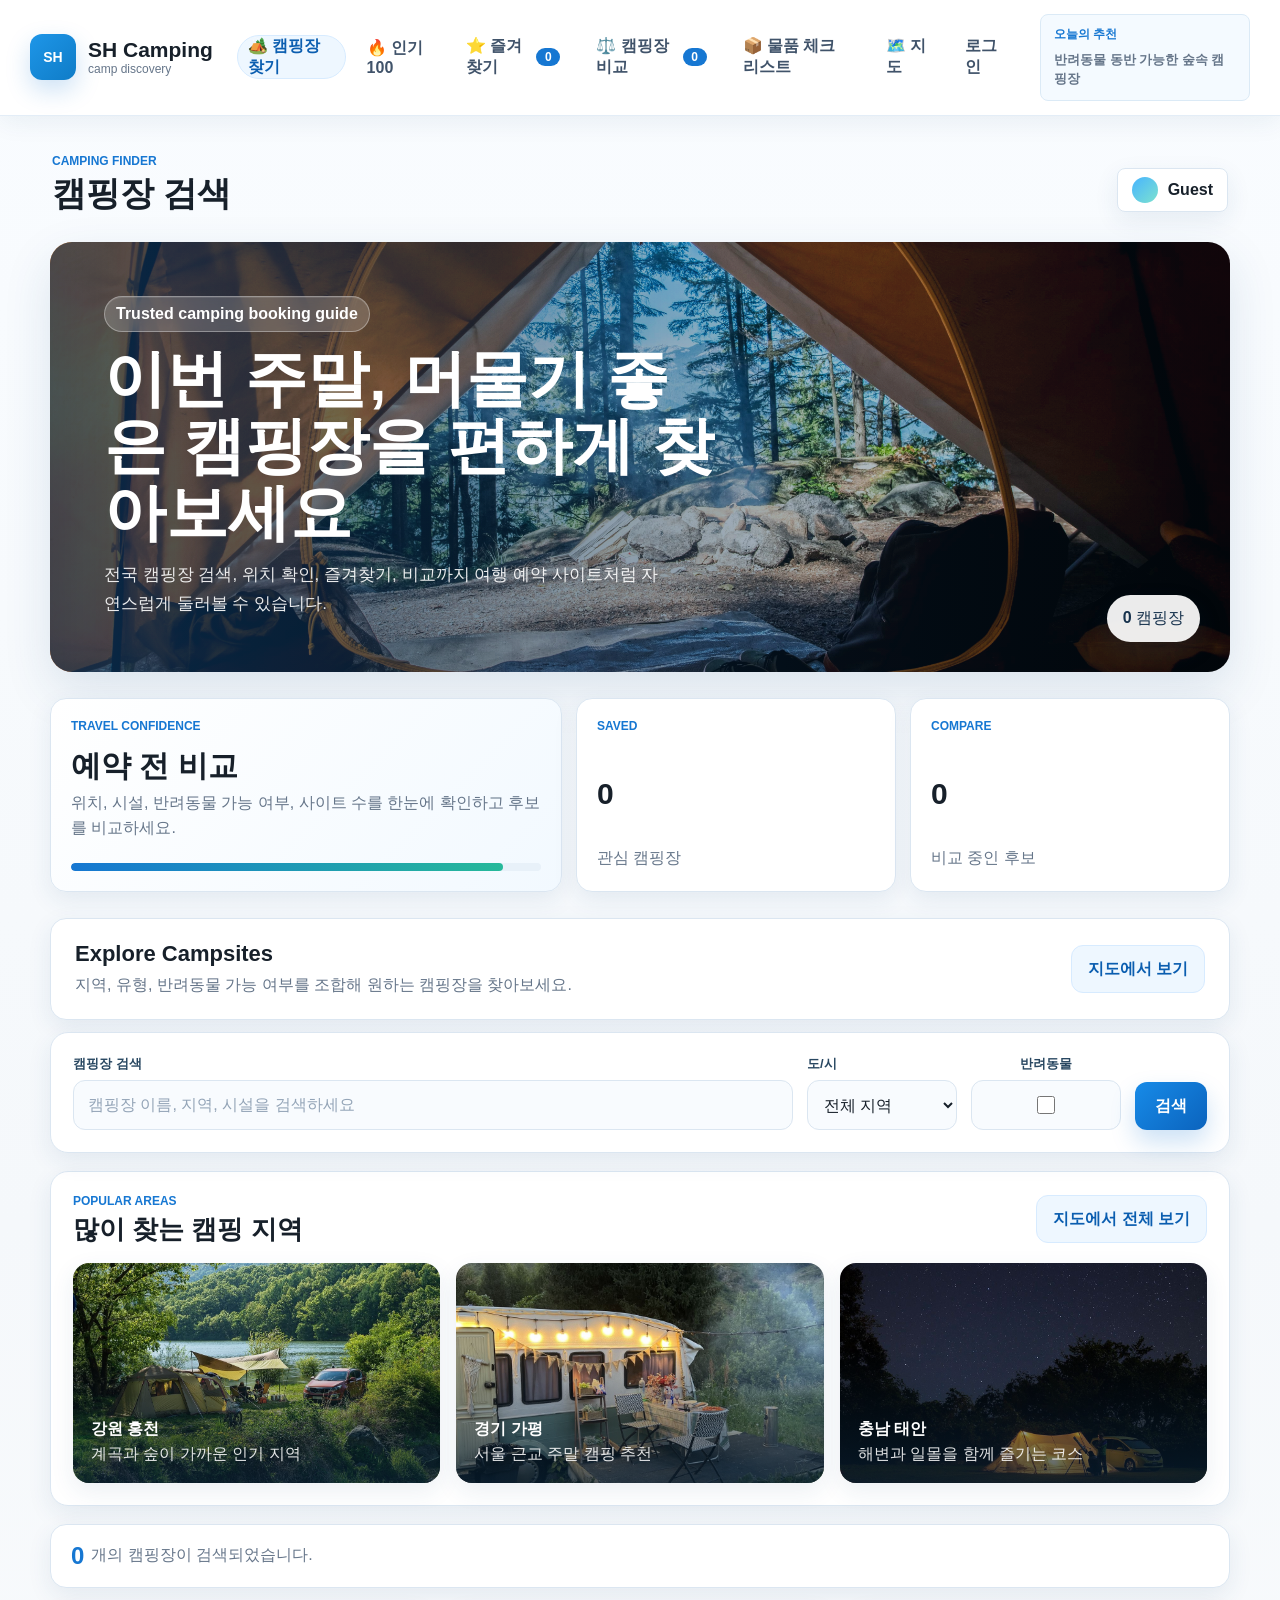
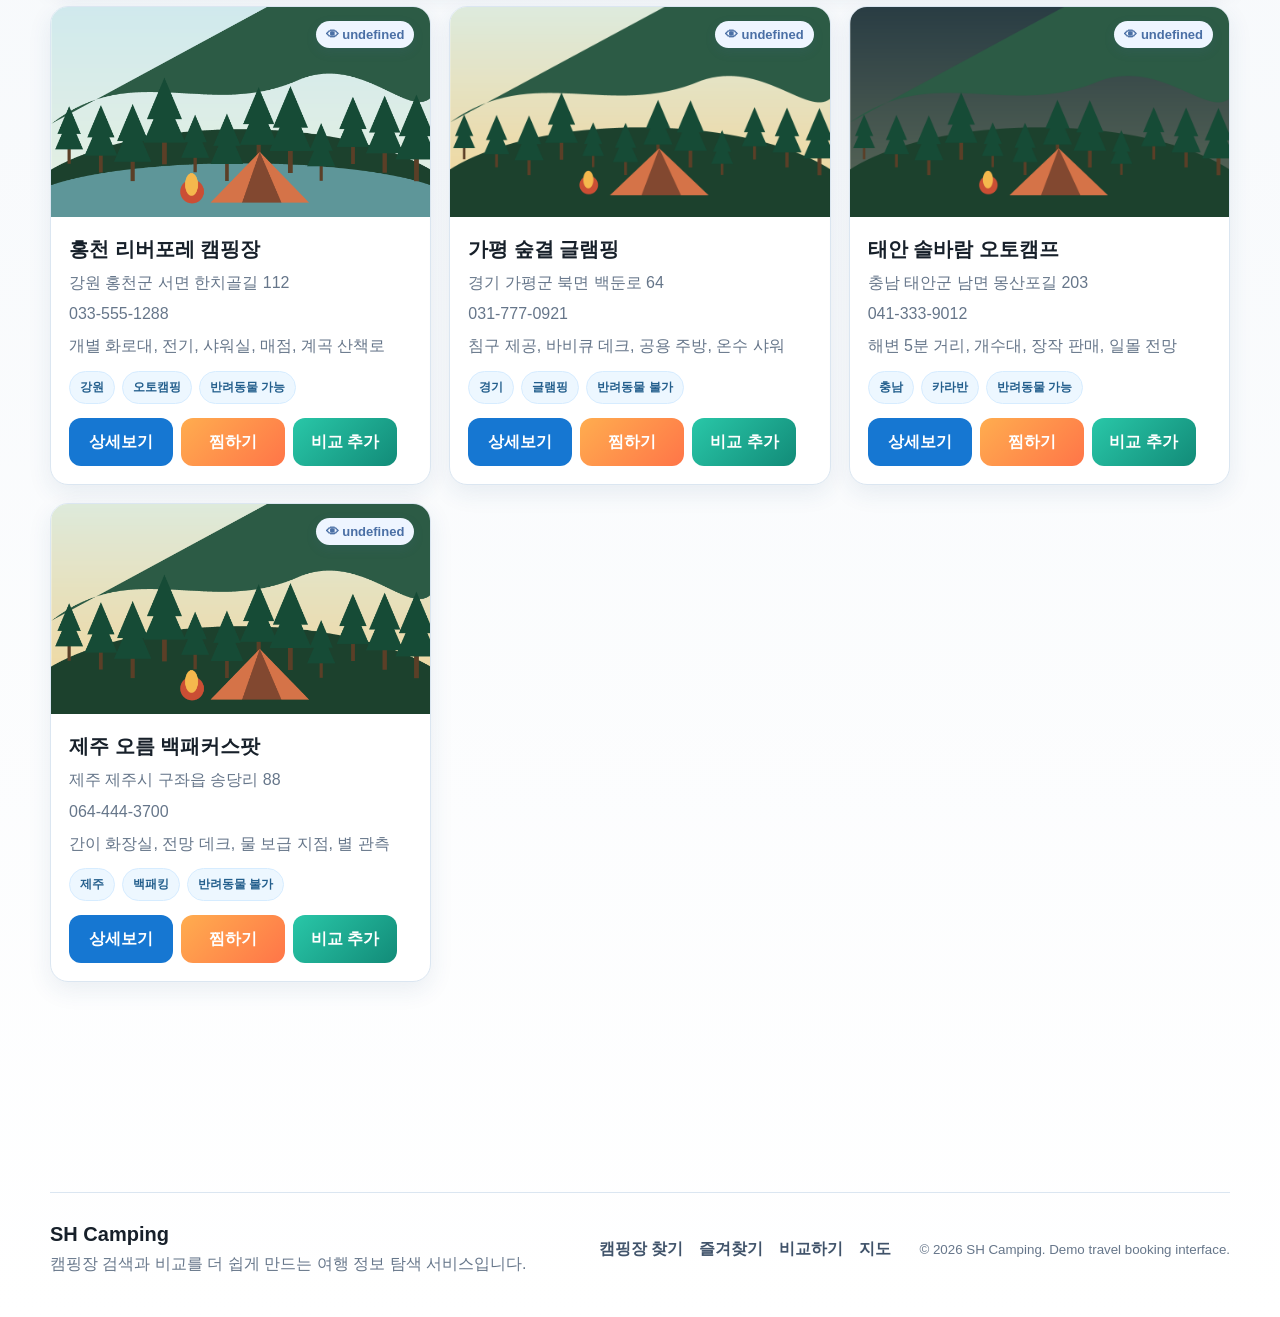
<file: Client/index.html>
<!doctype html>
<html lang="ko">
  <head>
    <meta charset="UTF-8" />
    <meta name="viewport" content="width=device-width, initial-scale=1.0" />
    <title>SH Camping | 캠핑 정보 탐색</title>
    <link rel="stylesheet" href="styles.css" />
  </head>
  <body>
    <div class="app">
      <aside class="sidebar" aria-label="주요 메뉴">
        <a class="brand" href="#" data-view="search" aria-label="SH Camping 홈">
          <span class="brand-mark">SH</span>
          <div>
            <strong>SH Camping</strong>
            <small>camp discovery</small>
          </div>
        </a>

        <nav class="nav">
          <button class="active" type="button" data-view="search">
            🏕️ 캠핑장 찾기
          </button>
          <button class="nav-button" type="button" data-view="popular">
           🔥 인기100
          </button>
          <button type="button" data-view="favorite">
           ⭐️ 즐겨찾기
            <b id="favoriteCount">0</b>
          </button>
          <button type="button" data-view="compare">
            ⚖️ 캠핑장 비교
            <b id="compareCount">0</b>
          </button>
          <button type="button" data-view="checklist">
           📦 물품 체크리스트
          </button>
          <button type="button" data-view="map">
           🗺️ 지도
          </button>
          <button type="button" data-view="login">
            <em id="loginMenuText">로그인</em>
          </button>
        </nav>

        <div class="sidebar-note">
          <p>오늘의 추천</p>
          <strong>반려동물 동반 가능한 숲속 캠핑장</strong>
        </div>
      </aside>
      
      <main class="main">
        <header class="topbar">
          <div>
            <p class="eyebrow" id="pageEyebrow">Camping Finder</p>
            <h1 id="pageTitle">캠핑장 검색</h1>
          </div>
          <div class="user-chip" id="userChip">
            <span></span>
            <strong>Guest</strong>
          </div>
        </header>

        <section class="hero main-only">
          <img src="assets/camp-hero.jpg" alt="산과 숲이 있는 캠핑 풍경" />
          <div class="hero-copy">
            <p>Trusted camping booking guide</p>
            <h2>이번 주말, 머물기 좋은 캠핑장을 편하게 찾아보세요</h2>
            <span>전국 캠핑장 검색, 위치 확인, 즐겨찾기, 비교까지 여행 예약 사이트처럼 자연스럽게 둘러볼 수 있습니다.</span>
          </div>
          <div class="hero-stats" aria-label="요약 통계">
            <span><strong id="totalCampCount">0</strong> 캠핑장</span>
          </div>
        </section>

        <section class="dashboard-grid booking-highlights main-only" aria-label="서비스 요약">
          <article class="dashboard-card wide">
            <span class="card-kicker">Travel Confidence</span>
            <strong>예약 전 비교</strong>
            <p>위치, 시설, 반려동물 가능 여부, 사이트 수를 한눈에 확인하고 후보를 비교하세요.</p>
            <div class="progress-track"><span style="width: 92%"></span></div>
          </article>
          <article class="dashboard-card">
            <span class="card-kicker">Saved</span>
            <strong id="dashboardFavoriteCount">0</strong>
            <p>관심 캠핑장</p>
          </article>
          <article class="dashboard-card">
            <span class="card-kicker">Compare</span>
            <strong id="dashboardCompareCount">0</strong>
            <p>비교 중인 후보</p>
          </article>
        </section>

        <section class="view active" id="searchView">

          <div class="intro-strip">
            <div>
              <strong>Explore Campsites</strong>
              <span>지역, 유형, 반려동물 가능 여부를 조합해 원하는 캠핑장을 찾아보세요.</span>
            </div>
            <button class="soft-button" type="button" data-view="map">지도에서 보기</button>
          </div>

          <form class="search-panel" id="searchForm" autocomplete="off">

            <label class="keyword-field">

              <span>캠핑장 검색</span>

              <input
                id="keywordInput"
                type="search"
                name="campSearchKeyword"
                placeholder="캠핑장 이름, 지역, 시설을 검색하세요"
                autocomplete="off"
              />

              <div class="recent-search-box hidden" id="recentSearchBox">

                <div class="recent-search-head">

                  <strong>최근 검색 기록</strong>

                  <button
                    type="button"
                    id="clearRecentSearches">
                    전체 삭제
                  </button>

                </div>

                <div
                  class="recent-search-list"
                  id="recentSearchList">
                </div>

              </div>

            </label>
            
            <label>
              <span>도/시</span>
              <select id="regionSelect">
                <option value="">전체 지역</option>
                <option>서울</option>
                <option>부산</option>
                <option>대구</option>
                <option>인천</option>
                <option>광주</option>
                <option>대전</option>
                <option>울산</option>
                <option>세종</option>
                <option>경기도</option>
                <option>충청북도</option>
                <option>충청남도</option>
                <option>경상북도</option>
                <option>경상남도</option>
                <option>전라남도</option>
                <option>제주도</option>
                <option>강원도</option>
                <option>전북</option>
              </select>
            </label>

            <label class="pet-field">
              <span>반려동물</span>
              <div class="pet-check-box">
                <input id="petOnly" type="checkbox" />
              </div>
            </label>

            <button class="primary-button" type="submit">검색</button>
          </form>

          
          <section class="destination-section" aria-label="인기 여행지">
            <div class="section-heading">
              <div>
                <p class="eyebrow">Popular Areas</p>
                <h2>많이 찾는 캠핑 지역</h2>
              </div>
              <button class="soft-button" type="button" data-view="map">지도에서 전체 보기</button>
            </div>
            <div class="destination-grid">
              <article>
                <img src="assets/camp-lake.jpg" alt="홍천 리버뷰 캠핑장" />
                <div><strong>강원 홍천</strong><span>계곡과 숲이 가까운 인기 지역</span></div>
              </article>
              <article>
                <img src="assets/camp-feed.jpg" alt="가평 숲속 캠핑장" />
                <div><strong>경기 가평</strong><span>서울 근교 주말 캠핑 추천</span></div>
              </article>
              <article>
                <img src="assets/camp-gear.jpg" alt="태안 바다 캠핑장" />
                <div><strong>충남 태안</strong><span>해변과 일몰을 함께 즐기는 코스</span></div>
              </article>
            </div>
          </section>

          <div class="result-bar">
            <strong id="resultCount">0</strong>
            <span>개의 캠핑장이 검색되었습니다.</span>
          </div>

          <section class="camp-list" id="campList"></section>

          <div
            class="pagination"
            id="pagination">
          </div>
        </section>

        <section class="view" id="popularView">

          <div class="section-heading">

            <div>

              <p class="eyebrow">
                POPULAR CAMPS
              </p>

              <h2>
                인기 캠핑장 목록
              </h2>

            </div>

            <button
              class="soft-button"
              type="button"
              data-view="search"
            >
              캠핑장 검색으로 돌아가기
            </button>

          </div>

          <section
            class="camp-list"
            id="popularCampGrid"
          >
          </section>

        </section>

        <section class="view" id="favoriteView" aria-label="즐겨찾기 목록">
          <div class="section-heading">
            <div>
              <p class="eyebrow">Saved Camps</p>
              <h2>즐겨찾기 목록</h2>
            </div>
            <button class="soft-button" type="button" data-view="search">검색으로 돌아가기</button>
          </div>
          <section class="camp-list" id="favoriteList"></section>
        </section>

        <section class="view" id="compareView" aria-label="캠핑장 비교">
          <div class="section-heading">
            <div>
              <p class="eyebrow">Compare</p>
              <h2>캠핑장 비교</h2>
            </div>
            <button class="soft-button" type="button" data-view="search">캠핑장 선택 화면으로 돌아가기</button>
          </div>
          <div class="compare-summary">
            <strong id="compareSummaryCount">0</strong>
            <span>개를 선택했습니다. 주요 항목을 나란히 비교해보세요.</span>
          </div>
          <section class="compare-grid" id="compareGrid"></section>
        </section>

        <section class="view" id="mapView" aria-label="지도">
          <div class="map-page-head">
            <div>
              <p class="eyebrow">Map Search</p>
              <h2>지도에서 캠핑장 찾기</h2>
            </div>
          </div>
          <div class="map-layout">
            <section class="map-results" id="mapResults"></section>
            <section class="map-panel" aria-label="캠핑장 지도">
              <div id="kakaoMap" class="kakao-map"></div>
              <div class="map-info">
                <strong>지도 보기</strong>
              </div>
            </section>
          </div>
        </section>
        
        <section class="view" id="checklistView" aria-label="캠핑 물품 체크리스트">
          <div class="section-heading">
            <div>
              <p class="eyebrow">Packing Checklist</p>
              <h2>캠핑 물품 장바구니</h2>
            </div>
            <button class="soft-button" type="button" data-view="search">캠핑장 선택으로 돌아가기</button>
          </div>

          <div class="checklist-setup">
            <div class="headcount-selector">
              <label for="headcountInput">
                <span>캠핑 인원수</span>
                <p>정확한 인원수를 입력하면 필요한 물품 수량을 자동 계산합니다</p>
              </label>
              <div class="headcount-input-group">
                <button type="button" class="headcount-btn minus" id="decrementBtn">−</button>
                <input 
                  type="number" 
                  id="headcountInput" 
                  min="1" 
                  max="50" 
                  value="4"
                  placeholder="인원수 입력"
                />
                <button type="button" class="headcount-btn plus" id="incrementBtn">+</button>
                <button class="primary-button" type="button" id="loadChecklistBtn">추천 물품 불러오기</button>
              </div>
            </div>
          </div>

          <div class="checklist-container" id="checklistContainer" style="display: none;">
            <div class="checklist-toolbar">
              <div class="checklist-stats">
                <span>총 <strong id="totalItems">0</strong>개 항목</span>
                <span>체크됨 <strong id="checkedItems">0</strong>개</span>
              </div>
              <div class="checklist-actions">
                <button type="button" class="soft-button" id="checkAllBtn">전부 체크</button>
                <button type="button" class="soft-button" id="uncheckAllBtn">전부 해제</button>
                <button type="button" class="soft-button" id="resetChecklistBtn">초기화</button>
              </div>
            </div>

            <div class="checklist-categories" id="checklistCategories"></div>

            <div class="checklist-export">
              <button type="button" class="primary-button" id="exportBtn">📋 물품 목록 복사</button>
              <button type="button" class="soft-button" id="printBtn">🖨️ 인쇄</button>
            </div>
          </div>

          <div class="checklist-empty" id="checklistEmpty" style="display: none;">
            <div class="empty-state-icon">📦</div>
            <p>위에서 인원수를 입력하고 <strong>'추천 물품 불러오기'</strong>를 눌러주세요</p>
          </div>
        </section>

        <section class="view" id="loginView" aria-label="로그인">
          <div class="login-card">
            <div class="login-visual">
              <img src="assets/camp-forest.png" alt="숲속 캠핑장" />
            </div>
            <form class="login-form" id="loginForm">
              <p class="eyebrow">Welcome Back</p>
              <h2>로그인</h2>
              <label>
                <span>아이디</span>
                <input id="loginId" type="text" placeholder="아이디를 입력하세요" />
              </label>
              <label>
                <span>비밀번호</span>
                <input id="loginPw" type="password" placeholder="비밀번호를 입력하세요" />
              </label>
              <button class="primary-button full" type="submit">로그인</button>
            </form>
          </div>
        </section>
      </main>

      <footer class="site-footer">
        <div>
          <strong>SH Camping</strong>
          <p>캠핑장 검색과 비교를 더 쉽게 만드는 여행 정보 탐색 서비스입니다.</p>
        </div>
        <nav aria-label="푸터 메뉴">
          <a href="#" data-view="search">캠핑장 찾기</a>
          <a href="#" data-view="favorite">즐겨찾기</a>
          <a href="#" data-view="compare">비교하기</a>
          <a href="#" data-view="map">지도</a>
        </nav>
        <small>© 2026 SH Camping. Demo travel booking interface.</small>
      </footer>
    </div>

    <dialog class="detail-dialog" id="detailDialog">
      <div class="detail-card" id="detailContent"></div>
    </dialog>

    <script
  src="https://dapi.kakao.com/v2/maps/sdk.js?appkey=0987f9e617eb538f7fc188e3a11a68bb&autoload=false"
  onload="console.log('카카오 SDK 로드 성공', window.kakao)"
  onerror="console.error('카카오 SDK 로드 실패')">
</script>



    <script src="script.js"></script>
  </body>
</html>
</file>
<file: Client/styles.css>
:root {
  --bg: #f5faff;
  --surface: rgba(255, 255, 255, 0.94);
  --surface-solid: #ffffff;
  --ink: #142235;
  --muted: #6a7a8d;
  --line: #d7e7f5;
  --green: #1f8f7a;
  --green-dark: #116052;
  --mint: #e8fbf7;
  --lime: #c9f2df;
  --sand: #fff2cf;
  --clay: #ff8a48;
  --orange: #ff9f2f;
  --blue: #178cff;
  --blue-dark: #0866d6;
  --sky: #e3f4ff;
  --red: #ee6868;
  --shadow: 0 28px 90px rgba(43, 111, 168, 0.16);
  --soft-shadow: 0 14px 42px rgba(43, 111, 168, 0.1);
  --content: 1240px;
  font-family:
    "Pretendard",
    "Noto Sans KR",
    -apple-system,
    BlinkMacSystemFont,
    "Segoe UI",
    sans-serif;
}

/* Premium SaaS redesign */
:root {
  --bg: #070a12;
  --surface: rgba(14, 18, 31, 0.72);
  --surface-solid: #0e1320;
  --ink: #f6f8ff;
  --muted: #99a3b7;
  --line: rgba(255, 255, 255, 0.1);
  --green: #34d399;
  --green-dark: #10b981;
  --mint: rgba(52, 211, 153, 0.12);
  --lime: #a7f3d0;
  --sand: rgba(251, 191, 36, 0.16);
  --clay: #fb7185;
  --orange: #f59e0b;
  --blue: #60a5fa;
  --blue-dark: #3b82f6;
  --sky: rgba(96, 165, 250, 0.14);
  --red: #f87171;
  --violet: #a78bfa;
  --pink: #f472b6;
  --shadow: 0 30px 100px rgba(0, 0, 0, 0.42);
  --soft-shadow: 0 18px 60px rgba(0, 0, 0, 0.28);
  --glass: rgba(12, 16, 28, 0.62);
  --glass-strong: rgba(17, 23, 39, 0.82);
  --content: 1280px;
}

body {
  background:
    radial-gradient(circle at 12% 8%, rgba(96, 165, 250, 0.22), transparent 31%),
    radial-gradient(circle at 82% 4%, rgba(167, 139, 250, 0.2), transparent 28%),
    radial-gradient(circle at 72% 72%, rgba(52, 211, 153, 0.13), transparent 32%),
    linear-gradient(180deg, #070a12 0%, #0a0f1e 42%, #070a12 100%);
  overflow-x: hidden;
}

body::before {
  position: fixed;
  inset: 0;
  z-index: -4;
  pointer-events: none;
  content: "";
  background-image:
    linear-gradient(rgba(255, 255, 255, 0.035) 1px, transparent 1px),
    linear-gradient(90deg, rgba(255, 255, 255, 0.035) 1px, transparent 1px);
  background-size: 72px 72px;
  mask-image: linear-gradient(180deg, rgba(0, 0, 0, 0.75), transparent 78%);
}

.ambient {
  position: fixed;
  z-index: -3;
  width: 42vw;
  height: 42vw;
  border-radius: 999px;
  pointer-events: none;
  filter: blur(70px);
  opacity: 0.42;
  animation: floatGlow 12s ease-in-out infinite alternate;
}

.ambient-one {
  left: -12vw;
  top: -18vw;
  background: #2563eb;
}

.ambient-two {
  right: -15vw;
  top: 12vw;
  background: #7c3aed;
  animation-delay: -4s;
}

.ambient-three {
  left: 38vw;
  bottom: -24vw;
  background: #059669;
  animation-delay: -7s;
}

@keyframes floatGlow {
  from {
    transform: translate3d(0, 0, 0) scale(1);
  }
  to {
    transform: translate3d(28px, -18px, 0) scale(1.08);
  }
}

.sidebar {
  min-height: 78px;
  background: rgba(7, 10, 18, 0.72);
  border-bottom: 1px solid rgba(255, 255, 255, 0.09);
  box-shadow: none;
  backdrop-filter: blur(24px) saturate(1.5);
}

.brand-mark {
  border-radius: 14px;
  background: linear-gradient(135deg, #60a5fa, #a78bfa 58%, #34d399);
  box-shadow: 0 16px 42px rgba(96, 165, 250, 0.28);
}

.brand strong,
h1,
h2,
.camp-info h3,
.compare-body h3,
.map-result-card strong,
.intro-strip strong,
.travel-tabs strong,
.dashboard-card strong {
  color: #f8fbff;
}

.brand small,
.sidebar-note strong,
.hero-copy span,
.camp-info p,
.map-result-card span,
.map-result-card small,
.compare-row span,
.detail-row span,
.detail-row a,
.form-help,
.intro-strip span,
.travel-tabs span {
  color: var(--muted);
}

.nav button {
  color: #aab5c8;
  background: rgba(255, 255, 255, 0.035);
  border: 1px solid rgba(255, 255, 255, 0.07);
  backdrop-filter: blur(18px);
}

.nav button:hover,
.nav button.active {
  color: #ffffff;
  background: rgba(255, 255, 255, 0.1);
  box-shadow: inset 0 1px 0 rgba(255, 255, 255, 0.12), 0 14px 40px rgba(0, 0, 0, 0.22);
}

.nav span {
  color: #dbeafe;
  background: linear-gradient(135deg, rgba(96, 165, 250, 0.32), rgba(167, 139, 250, 0.18));
}

.nav b {
  background: linear-gradient(135deg, #60a5fa, #a78bfa);
}

.sidebar-note {
  border-color: rgba(255, 255, 255, 0.09);
  background: rgba(255, 255, 255, 0.045);
}

.sidebar-note p,
.eyebrow,
.card-kicker {
  color: #93c5fd;
}

.topbar {
  animation: fadeUp 500ms ease both;
}

.user-chip,
.search-panel,
.result-bar,
.camp-card,
.empty-state,
.login-card,
.compare-summary,
.compare-card,
.intro-strip,
.map-page-head,
.map-result-card,
.map-panel,
.dashboard-card {
  border: 1px solid rgba(255, 255, 255, 0.1);
  background:
    linear-gradient(180deg, rgba(255, 255, 255, 0.075), rgba(255, 255, 255, 0.035)),
    var(--glass);
  box-shadow: var(--soft-shadow), inset 0 1px 0 rgba(255, 255, 255, 0.08);
  backdrop-filter: blur(24px) saturate(1.35);
}

.hero {
  min-height: 500px;
  border: 1px solid rgba(255, 255, 255, 0.11);
  border-radius: 28px;
  box-shadow: var(--shadow), inset 0 1px 0 rgba(255, 255, 255, 0.12);
  animation: fadeUp 620ms ease both;
}

.hero::after {
  background:
    linear-gradient(90deg, rgba(7, 10, 18, 0.84), rgba(7, 10, 18, 0.28) 66%, rgba(7, 10, 18, 0.58)),
    radial-gradient(circle at 70% 30%, rgba(96, 165, 250, 0.2), transparent 34%);
}

.hero img {
  filter: saturate(0.9) contrast(1.08) brightness(0.82);
}

.hero-copy {
  padding: 68px;
}

.hero-copy p {
  color: #dbeafe;
  background: rgba(96, 165, 250, 0.12);
  border-color: rgba(147, 197, 253, 0.24);
  box-shadow: inset 0 1px 0 rgba(255, 255, 255, 0.1);
}

.hero-copy h2 {
  max-width: 780px;
  font-size: clamp(42px, 6vw, 86px);
  line-height: 0.96;
}

.hero-stats span {
  color: #e5efff;
  background: rgba(8, 13, 25, 0.72);
  border: 1px solid rgba(255, 255, 255, 0.1);
  box-shadow: 0 16px 48px rgba(0, 0, 0, 0.25);
}

.dashboard-grid {
  display: grid;
  grid-template-columns: 1.6fr repeat(2, minmax(0, 1fr));
  gap: 16px;
  animation: fadeUp 700ms ease 80ms both;
}

.dashboard-card {
  display: grid;
  align-content: space-between;
  min-height: 164px;
  padding: 22px;
  border-radius: 24px;
}

.dashboard-card.wide {
  background:
    radial-gradient(circle at 90% 12%, rgba(96, 165, 250, 0.24), transparent 30%),
    linear-gradient(180deg, rgba(255, 255, 255, 0.08), rgba(255, 255, 255, 0.035)),
    var(--glass);
}

.dashboard-card.accent {
  background:
    radial-gradient(circle at 80% 20%, rgba(245, 158, 11, 0.28), transparent 34%),
    linear-gradient(180deg, rgba(255, 255, 255, 0.075), rgba(255, 255, 255, 0.035)),
    var(--glass);
}

.dashboard-card strong {
  font-size: 42px;
  line-height: 1;
}

.dashboard-card p {
  margin: 10px 0 0;
  color: var(--muted);
  line-height: 1.55;
}

.card-kicker {
  margin-bottom: 18px;
  font-size: 12px;
  font-weight: 900;
  text-transform: uppercase;
}

.progress-track {
  overflow: hidden;
  height: 8px;
  margin-top: 22px;
  border-radius: 999px;
  background: rgba(255, 255, 255, 0.08);
}

.progress-track span {
  display: block;
  height: 100%;
  border-radius: inherit;
  background: linear-gradient(90deg, #60a5fa, #a78bfa, #34d399);
}

.view.active {
  animation: fadeUp 620ms ease both;
}

.travel-tabs button {
  background:
    linear-gradient(180deg, rgba(255, 255, 255, 0.075), rgba(255, 255, 255, 0.035)),
    rgba(12, 16, 28, 0.64);
  border-color: rgba(255, 255, 255, 0.09);
  box-shadow: var(--soft-shadow), inset 0 1px 0 rgba(255, 255, 255, 0.08);
  backdrop-filter: blur(20px);
}

.travel-tabs button:hover,
.travel-tabs button.active {
  border-color: rgba(96, 165, 250, 0.42);
  background:
    radial-gradient(circle at 90% 18%, rgba(96, 165, 250, 0.18), transparent 30%),
    rgba(17, 23, 39, 0.76);
}

.intro-strip {
  border-radius: 22px;
}

.search-panel {
  margin-top: -4px;
  border-radius: 24px;
  background:
    linear-gradient(180deg, rgba(255, 255, 255, 0.09), rgba(255, 255, 255, 0.04)),
    rgba(10, 15, 28, 0.76);
}

.search-panel label span,
.login-form label span {
  color: #bfdbfe;
}

input,
select{
  color: #eef4ff;
  background: rgba(255, 255, 255, 0.06);
  border-color: rgba(255, 255, 255, 0.1);
}

input::placeholder {
  color: #768399;
}

input:focus,
select:focus {
  border-color: rgba(96, 165, 250, 0.58);
  background: rgba(255, 255, 255, 0.08);
  box-shadow: 0 0 0 4px rgba(96, 165, 250, 0.12);
}

option {
  color: #111827;
}

.primary-button {
  background: linear-gradient(135deg, #60a5fa, #7c3aed);
  box-shadow: 0 16px 38px rgba(96, 165, 250, 0.24);
}

.soft-button {
  color: #dbeafe;
  background: rgba(96, 165, 250, 0.12);
  border-color: rgba(96, 165, 250, 0.22);
}

.promo-card {
  border: 1px solid rgba(255, 255, 255, 0.12);
  box-shadow: var(--soft-shadow);
}

.promo-card.blue {
  background:
    radial-gradient(circle at 86% 14%, rgba(255, 255, 255, 0.24), transparent 24%),
    linear-gradient(135deg, #2563eb, #06b6d4);
}

.promo-card.green {
  background:
    radial-gradient(circle at 86% 14%, rgba(255, 255, 255, 0.22), transparent 24%),
    linear-gradient(135deg, #059669, #22c55e);
}

.promo-card.orange {
  background:
    radial-gradient(circle at 86% 14%, rgba(255, 255, 255, 0.2), transparent 24%),
    linear-gradient(135deg, #f97316, #eab308);
}

.result-bar strong,
.compare-summary strong {
  color: #93c5fd;
}

.camp-card {
  border-radius: 24px;

  position: relative;
}

.camp-card:hover,
.compare-card:hover,
.map-result-card:hover {
  transform: translateY(-6px);
  border-color: rgba(96, 165, 250, 0.35);
  box-shadow: 0 30px 90px rgba(0, 0, 0, 0.34), 0 0 0 1px rgba(96, 165, 250, 0.08);
}

.camp-card img,
.compare-card img {
  filter: saturate(0.9) contrast(1.05);
}

.camp-meta span,
.tag {
  color: #cfe4ff;
  background: rgba(96, 165, 250, 0.12);
  border: 1px solid rgba(96, 165, 250, 0.16);
}

.tag.pet {
  color: #fde68a;
  background: rgba(245, 158, 11, 0.14);
  border-color: rgba(245, 158, 11, 0.2);
}

.compare-row {
  border-color: rgba(255, 255, 255, 0.08);
}

.compare-row b,
.detail-row b {
  color: #bfdbfe;
}

.map-canvas {
  background:
    radial-gradient(circle at 24% 28%, rgba(96, 165, 250, 0.22), transparent 20%),
    radial-gradient(circle at 70% 72%, rgba(52, 211, 153, 0.16), transparent 22%),
    linear-gradient(135deg, rgba(96, 165, 250, 0.08), transparent 34%),
    repeating-linear-gradient(0deg, transparent 0 58px, rgba(255, 255, 255, 0.045) 59px 60px),
    repeating-linear-gradient(90deg, transparent 0 58px, rgba(255, 255, 255, 0.045) 59px 60px),
    #0b1220;
}

.map-info,
.detail-content {
  background: rgba(7, 10, 18, 0.78);
}

.detail-card {
  background: #0e1320;
}

.detail-dialog::backdrop {
  background: rgba(0, 0, 0, 0.72);
  backdrop-filter: blur(10px);
}

@keyframes fadeUp {
  from {
    opacity: 0;
    transform: translateY(18px);
  }
  to {
    opacity: 1;
    transform: translateY(0);
  }
}

@media (max-width: 1120px) {
  .dashboard-grid {
    grid-template-columns: repeat(2, minmax(0, 1fr));
  }
}

@media (max-width: 820px) {
  .dashboard-grid {
    grid-template-columns: 1fr;
  }

  .hero {
    min-height: 540px;
  }

  .hero-copy {
    padding: 36px;
  }
}

* {
  box-sizing: border-box;
}

html {
  scroll-behavior: smooth;
}

body {
  min-height: 100vh;
  margin: 0;
  color: var(--ink);
  background:
    linear-gradient(135deg, rgba(23, 140, 255, 0.16), transparent 30%),
    linear-gradient(315deg, rgba(255, 159, 47, 0.13), transparent 34%),
    linear-gradient(180deg, rgba(227, 244, 255, 0.65), rgba(255, 255, 255, 0) 360px),
    linear-gradient(180deg, rgba(255, 255, 255, 0) 0 560px, rgba(255, 255, 255, 0.86) 560px 562px, rgba(255, 255, 255, 0) 562px),
    linear-gradient(180deg, #ffffff 0%, var(--bg) 100%);
}

button,
input,
select {
  font: inherit;
}

button {
  cursor: pointer;
}

a {
  color: inherit;
  text-decoration: none;
}

.app {
  display: block;
  min-height: 100vh;
}

.sidebar {
  position: sticky;
  top: 0;
  z-index: 20;
  display: flex;
  align-items: center;
  justify-content: space-between;
  gap: 24px;
  min-height: 76px;
  height: auto;
  padding: 14px 30px;
  color: var(--ink);
  background:
    linear-gradient(135deg, rgba(255, 255, 255, 0.96), rgba(239, 249, 255, 0.9)),
    rgba(255, 255, 255, 0.9);
  border-bottom: 1px solid rgba(187, 218, 243, 0.78);
  box-shadow: 0 12px 34px rgba(43, 111, 168, 0.1);
  backdrop-filter: blur(18px);
}

.sidebar > .brand,
.sidebar > .nav,
.sidebar > .sidebar-note {
  max-width: var(--content);
}

.brand,
.nav button,
.topbar,
.user-chip,
.hero-stats,
.search-panel,
.result-bar,
.camp-card,
.camp-meta,
.card-actions,
.section-heading,
.compare-summary,
.detail-actions,
.detail-row,
.map-page-head,
.map-actions,
.map-result-card,
.map-info {
  display: flex;
  align-items: center;
}

.brand {
  gap: 12px;
  padding: 0;
  flex: 0 0 auto;
}

.brand-mark {
  display: grid;
  width: 46px;
  height: 46px;
  place-items: center;
  border-radius: 14px;
  color: #ffffff;
  font-size: 14px;
  font-weight: 900;
  background: linear-gradient(135deg, #1ba4ff, #0866d6);
  box-shadow: 0 12px 28px rgba(71, 180, 255, 0.24);
}

.brand strong,
.brand small {
  display: block;
}

.brand strong {
  font-size: 21px;
}

.brand small {
  color: var(--muted);
  font-size: 12px;
}

.nav {
  display: flex;
  align-items: center;
  gap: 10px;
  flex: 1 1 auto;
  justify-content: center;
}

.nav button {
  gap: 12px;
  min-height: 44px;
  padding: 0 14px 0 10px;
  border: 0;
  border-radius: 999px;
  color: #354e65;
  font-weight: 800;
  text-align: left;
  background: rgba(255, 255, 255, 0.7);
  border: 1px solid rgba(215, 231, 245, 0.9);
  transition:
    transform 160ms ease,
    background 160ms ease,
    color 160ms ease;
}

.nav button:hover,
.nav button.active {
  color: var(--blue-dark);
  background: #ffffff;
  box-shadow: 0 10px 28px rgba(23, 140, 255, 0.14);
}

.nav button:hover {
  transform: translateY(-1px);
}

.nav span {
  display: grid;
  width: 30px;
  height: 30px;
  place-items: center;
  border-radius: 999px;
  color: var(--blue-dark);
  font-size: 11px;
  background: linear-gradient(135deg, #e4f5ff, #ffffff);
}

.nav b {
  min-width: 24px;
  padding: 2px 7px;
  border-radius: 999px;
  color: #ffffff;
  font-size: 12px;
  text-align: center;
  background: var(--blue);
}

.nav em {
  font-style: normal;
}

.sidebar-note {
  flex: 0 0 210px;
  margin: 0;
  padding: 11px 13px;
  border: 1px solid rgba(119, 194, 255, 0.28);
  border-radius: 8px;
  background: linear-gradient(135deg, #f7fcff, #eaf7ff);
}

.sidebar-note p {
  margin: 0 0 8px;
  color: var(--blue);
  font-size: 12px;
  font-weight: 900;
}

.sidebar-note strong {
  display: block;
  color: #315065;
  font-size: 13px;
  line-height: 1.45;
}

.main {
  display: grid;
  gap: 24px;
  align-content: start;
  width: min(var(--content), calc(100% - 40px));
  margin: 0 auto;
  padding: 42px 0 64px;
}

.topbar {
  justify-content: space-between;
  gap: 16px;
  width: 100%;
  padding: 4px 2px;
}

.eyebrow {
  margin: 0 0 6px;
  color: var(--blue);
  font-size: 12px;
  font-weight: 900;
  letter-spacing: 0;
  text-transform: uppercase;
}

h1,
h2,
p {
  margin-top: 0;
}

h1 {
  margin-bottom: 0;
  font-size: 42px;
  line-height: 1.12;
  letter-spacing: 0;
}

h2 {
  margin-bottom: 0;
  font-size: 26px;
  line-height: 1.18;
  letter-spacing: 0;
}

.user-chip {
  gap: 10px;
  height: 44px;
  padding: 0 14px;
  border: 1px solid var(--line);
  border-radius: 8px;
  background: rgba(255, 255, 255, 0.88);
  box-shadow: var(--soft-shadow);
}

.user-chip span {
  width: 26px;
  height: 26px;
  border-radius: 999px;
  background: linear-gradient(135deg, #47b4ff, #7de2cf);
}

.hero {
  position: relative;
  min-height: 440px;
  overflow: hidden;
  border-radius: 18px;
  box-shadow: var(--shadow);
  isolation: isolate;
}

.hero img {
  position: absolute;
  inset: 0;
  width: 100%;
  height: 100%;
  object-fit: cover;
  z-index: -2;
}

.hero::after {
  position: absolute;
  inset: 0;
  content: "";
  background:
    linear-gradient(90deg, rgba(5, 58, 112, 0.75), rgba(5, 58, 112, 0.12) 74%),
    linear-gradient(180deg, transparent, rgba(5, 58, 112, 0.22));
  z-index: -1;
}

.hero-copy {
  display: grid;
  gap: 14px;
  max-width: 780px;
  padding: 58px;
  color: #ffffff;
}

.hero-copy p {
  display: inline-flex;
  width: max-content;
  margin: 0;
  padding: 8px 11px;
  border: 1px solid rgba(255, 255, 255, 0.34);
  border-radius: 999px;
  color: #eaf8ff;
  background: rgba(255, 255, 255, 0.12);
  font-weight: 900;
  backdrop-filter: blur(12px);
}

.hero-copy h2 {
  max-width: 620px;
  margin: 0;
  font-size: clamp(40px, 5vw, 72px);
  letter-spacing: 0;
}

.travel-tabs {
  display: grid;
  grid-template-columns: repeat(4, minmax(0, 1fr));
  gap: 12px;
}

.travel-tabs button {
  display: grid;
  gap: 5px;
  min-height: 88px;
  padding: 17px 18px;
  border: 1px solid rgba(215, 231, 245, 0.92);
  border-radius: 18px;
  color: var(--ink);
  text-align: left;
  background: rgba(255, 255, 255, 0.92);
  box-shadow: var(--soft-shadow);
  transition:
    transform 160ms ease,
    box-shadow 160ms ease,
    border-color 160ms ease;
}

.travel-tabs button:hover,
.travel-tabs button.active {
  transform: translateY(-2px);
  border-color: rgba(23, 140, 255, 0.32);
  box-shadow: 0 18px 44px rgba(23, 140, 255, 0.14);
}

.travel-tabs strong {
  font-size: 20px;
}

.travel-tabs span {
  color: var(--muted);
  line-height: 1.4;
}

.hero-copy span {
  max-width: 560px;
  color: rgba(255, 255, 255, 0.86);
  font-size: 18px;
  line-height: 1.7;
}

.hero-stats {
  position: absolute;
  right: 30px;
  bottom: 30px;
  gap: 10px;
  flex-wrap: wrap;
  justify-content: flex-end;
}

.hero-stats span {
  padding: 13px 16px;
  border-radius: 999px;
  color: #17445f;
  background: rgba(255, 255, 255, 0.9);
  backdrop-filter: blur(16px);
  box-shadow: 0 10px 26px rgba(13, 34, 22, 0.12);
}

.view {
  display: none;
}

.view.active {
  display: grid;
  gap: 18px;
}

.search-panel,
.result-bar,
.camp-card,
.empty-state,
.login-card,
.compare-summary,
.compare-card,
.intro-strip {
  border: 1px solid rgba(215, 231, 245, 0.9);
  border-radius: 16px;
  background: var(--surface);
  box-shadow: var(--soft-shadow);
}

.intro-strip {
  display: flex;
  align-items: center;
  justify-content: space-between;
  gap: 18px;
  padding: 22px 24px;
}

.intro-strip div {
  display: grid;
  gap: 6px;
}

.intro-strip strong {
  font-size: 22px;
}

.intro-strip span {
  color: var(--muted);
  line-height: 1.5;
}

.search-panel {
  position: relative;
  z-index: 2;
  gap: 14px;
  flex-wrap: wrap;
  margin-top: -8px;
  padding: 22px;
  backdrop-filter: blur(18px);
}

.search-panel label {
  display: grid;
  gap: 7px;
}

.search-panel label span {
  color: var(--blue-dark);
  font-size: 13px;
  font-weight: 900;
}

.keyword-field {
  flex: 1 1 340px;
}

input,
select {
  height: 50px;
  border: 1px solid var(--line);
  border-radius: 12px;
  color: var(--ink);
  background: rgba(255, 255, 255, 0.92);
  transition:
    border-color 160ms ease,
    box-shadow 160ms ease,
    background 160ms ease;
}

input:focus,
select:focus {
  outline: none;
  border-color: rgba(59, 141, 222, 0.52);
  background: #ffffff;
  box-shadow: 0 0 0 4px rgba(59, 141, 222, 0.11);
}

input {
  padding: 0 14px;
}

select {
  min-width: 150px;
  padding: 0 12px;
}

.pet-filter {
  flex-direction: row;
  gap: 9px !important;
  align-self: end;
  height: 50px;
  padding: 0 12px;
  border: 1px solid var(--line);
  border-radius: 12px;
  background: rgba(255, 255, 255, 0.92);
}

.pet-filter input {
  width: 18px;
  height: 18px;
  accent-color: var(--blue);
}

.primary-button,
.soft-button,
.icon-button {
  min-height: 48px;
  border: 0;
  border-radius: 12px;
  font-weight: 900;
  transition:
    transform 160ms ease,
    box-shadow 160ms ease,
    filter 160ms ease;
}

.primary-button:hover,
.soft-button:hover,
.icon-button:hover {
  transform: translateY(-1px);
  filter: saturate(1.06);
}

.primary-button {
  align-self: end;
  padding: 0 20px;
  color: #ffffff;
  background: linear-gradient(135deg, #1ba4ff, var(--blue-dark));
  box-shadow: 0 12px 28px rgba(59, 141, 222, 0.24);
}

.soft-button {
  padding: 0 16px;
  color: var(--blue-dark);
  background: linear-gradient(135deg, #ffffff, var(--sky));
  border: 1px solid rgba(59, 141, 222, 0.16);
}

.icon-button {
  padding: 0 13px;
  color: #ffffff;
}

.icon-button.detail {
  background: var(--blue);
}

.icon-button.favorite {
  background: linear-gradient(135deg, #ffad4f, #ff7548);
}

.icon-button.compare {
  background: linear-gradient(135deg, #29c7a8, #128b78);
}

/* 추가 */

.icon-button.favorite.active {
  background: linear-gradient(135deg, #c96a18, #b94722);
}

.icon-button.compare.active {
  background: linear-gradient(135deg, #117964, #0a5449);
}

.promo-grid {
  display: grid;
  grid-template-columns: repeat(3, minmax(0, 1fr));
  gap: 16px;
}

.promo-card {
  position: relative;
  overflow: hidden;
  min-height: 150px;
  padding: 22px;
  border-radius: 20px;
  color: #ffffff;
  box-shadow: var(--soft-shadow);
}

.promo-card::after {
  position: absolute;
  right: -30px;
  bottom: -45px;
  width: 140px;
  height: 140px;
  border-radius: 999px;
  content: "";
  background: rgba(255, 255, 255, 0.18);
}

.promo-card span {
  display: inline-flex;
  margin-bottom: 16px;
  padding: 6px 10px;
  border-radius: 999px;
  color: rgba(255, 255, 255, 0.92);
  font-size: 12px;
  font-weight: 900;
  background: rgba(255, 255, 255, 0.18);
}

.promo-card strong {
  display: block;
  margin-bottom: 8px;
  font-size: 23px;
}

.promo-card p {
  max-width: 310px;
  margin: 0;
  color: rgba(255, 255, 255, 0.86);
  line-height: 1.55;
}

.promo-card.blue {
  background: linear-gradient(135deg, #178cff, #37c3ff);
}

.promo-card.green {
  background: linear-gradient(135deg, #18a88a, #55d7b2);
}

.promo-card.orange {
  background: linear-gradient(135deg, #ff8a48, #ffbf45);
}

.icon-button.remove {
  background: var(--red);
}

.result-bar,
.compare-summary {
  gap: 7px;
  padding: 17px 20px;
  color: var(--muted);
}

.result-bar strong,
.compare-summary strong {
  color: var(--blue);
  font-size: 24px;
}

.camp-list {
  display: grid;
  grid-template-columns: repeat(2, minmax(0, 1fr));
  gap: 18px;
}

.camp-card {
  display: grid;
  grid-template-columns: 1fr;
  gap: 0;
  overflow: hidden;
  padding: 0;
  transition:
    transform 160ms ease,
    box-shadow 160ms ease,
    border-color 160ms ease;
}

.camp-card:hover {
  transform: translateY(-4px);
  border-color: rgba(23, 140, 255, 0.24);
  box-shadow: 0 20px 54px rgba(33, 56, 42, 0.12);
}

.camp-card img {
  width: 100%;
  height: 250px;
  min-height: 0;
  border-radius: 0;
  object-fit: cover;
}

.camp-info {
  min-width: 0;
  padding: 22px 22px 0;
}

.camp-info h3 {
  margin: 2px 0 9px;
  font-size: 23px;
  line-height: 1.25;
  letter-spacing: 0;
}

.camp-info p {
  margin: 0 0 7px;
  color: var(--muted);
  line-height: 1.55;
}

.camp-meta {
  gap: 7px;
  flex-wrap: wrap;
  margin-top: 12px;
}

.camp-meta span,
.tag {
  padding: 7px 10px;
  border-radius: 999px;
  color: #205b7d;
  font-size: 12px;
  font-weight: 900;
  background: #edf8ff;
}

.tag.pet {
  color: #7a481b;
  background: var(--sand);
}

.card-actions {
  grid-column: auto;
  flex-direction: row;
  justify-content: flex-start;
  gap: 8px;
  flex-wrap: wrap;
  padding: 16px 22px 22px;
  margin-top: 0;
}

.card-actions button {
  width: auto;
  min-width: 104px;
}

.empty-state {
  display: grid;
  place-items: center;
  min-height: 240px;
  padding: 28px;
  color: var(--muted);
  text-align: center;
}

.empty-state strong {
  display: block;
  margin-bottom: 8px;
  color: var(--ink);
  font-size: 24px;
}

.section-heading {
  justify-content: space-between;
  gap: 16px;
}

.compare-grid {
  display: grid;
  grid-template-columns: repeat(2, minmax(0, 1fr));
  gap: 18px;
}

.map-page-head {
  justify-content: space-between;
  gap: 16px;
  padding: 20px;
  border: 1px solid rgba(215, 231, 245, 0.9);
  border-radius: 16px;
  background: rgba(255, 255, 255, 0.92);
  box-shadow: var(--soft-shadow);
}

.map-actions {
  gap: 8px;
  flex-wrap: wrap;
  justify-content: flex-end;
}

.filter-pill {
  min-height: 38px;
  padding: 0 14px;
  border: 1px solid rgba(59, 141, 222, 0.18);
  border-radius: 999px;
  color: #456075;
  font-weight: 900;
  background: #ffffff;
}

.filter-pill.active,
.filter-pill:hover {
  color: #ffffff;
  background: linear-gradient(135deg, #49b8ff, var(--blue-dark));
}

.map-layout {
  display: grid;
  grid-template-columns: minmax(360px, 0.78fr) minmax(420px, 1.22fr);
  gap: 18px;
  align-items: start;
}

.map-results {
  display: grid;
  gap: 12px;
}

.map-result-card {
  gap: 12px;
  padding: 12px;
  border: 1px solid rgba(215, 231, 245, 0.95);
  border-radius: 16px;
  background: rgba(255, 255, 255, 0.92);
  box-shadow: var(--soft-shadow);
}

.map-result-card img {
  width: 96px;
  height: 82px;
  flex: 0 0 auto;
  border-radius: 12px;
  object-fit: cover;
}

.map-result-card div {
  display: grid;
  gap: 5px;
  min-width: 0;
}

.map-result-card strong {
  font-size: 17px;
}

.map-result-card span,
.map-result-card small {
  color: var(--muted);
  line-height: 1.4;
}

.map-result-card .soft-button {
  margin-left: auto;
  min-height: 38px;
  flex: 0 0 auto;
}

.map-panel {
  position: sticky;
  top: 98px;
  overflow: hidden;
  min-height: 620px;
  border: 1px solid rgba(215, 231, 245, 0.95);
  border-radius: 18px;
  background: #ffffff;
  box-shadow: var(--shadow);
}

.map-canvas {
  position: relative;
  min-height: 540px;
  background:
    linear-gradient(135deg, rgba(73, 184, 255, 0.16), transparent 34%),
    linear-gradient(315deg, rgba(31, 143, 122, 0.16), transparent 38%),
    repeating-linear-gradient(0deg, transparent 0 58px, rgba(59, 141, 222, 0.08) 59px 60px),
    repeating-linear-gradient(90deg, transparent 0 58px, rgba(59, 141, 222, 0.08) 59px 60px),
    #edf8ff;
}

.map-canvas::before,
.map-canvas::after {
  position: absolute;
  content: "";
  border-radius: 999px;
  background: rgba(31, 143, 122, 0.14);
}

.map-canvas::before {
  width: 340px;
  height: 170px;
  right: 70px;
  top: 130px;
  transform: rotate(-18deg);
}

.map-canvas::after {
  width: 280px;
  height: 140px;
  left: 80px;
  bottom: 95px;
  transform: rotate(14deg);
}

.map-pin {
  position: absolute;
  z-index: 1;
  display: inline-grid;
  min-width: 58px;
  min-height: 36px;
  place-items: center;
  padding: 0 12px;
  border: 3px solid #ffffff;
  border-radius: 999px;
  color: #ffffff;
  font-size: 13px;
  font-weight: 900;
  background: linear-gradient(135deg, #49b8ff, var(--blue-dark));
  box-shadow: 0 12px 28px rgba(43, 111, 168, 0.22);
}

.pin-one {
  left: 22%;
  top: 24%;
}

.pin-two {
  right: 28%;
  top: 34%;
}

.pin-three {
  left: 34%;
  bottom: 24%;
}

.pin-four {
  right: 18%;
  bottom: 18%;
}

.map-info {
  justify-content: space-between;
  gap: 14px;
  padding: 16px 18px;
  border-top: 1px solid var(--line);
}

.map-info strong {
  color: var(--blue-dark);
  font-size: 18px;
}

.map-info span {
  color: var(--muted);
  text-align: right;
}

.compare-card {
  overflow: hidden;
  border-radius: 16px;
  transition:
    transform 160ms ease,
    box-shadow 160ms ease;
}

.compare-card:hover {
  transform: translateY(-2px);
  box-shadow: 0 20px 54px rgba(33, 56, 42, 0.12);
}

.compare-card img {
  width: 100%;
  height: 220px;
  object-fit: cover;
}

.compare-body {
  display: grid;
  gap: 10px;
  padding: 16px;
}

.compare-body h3 {
  margin: 0;
  font-size: 22px;
}

.compare-row {
  display: grid;
  grid-template-columns: 108px 1fr;
  gap: 12px;
  padding-top: 10px;
  border-top: 1px solid var(--line);
}

.compare-row b {
  color: var(--blue-dark);
}

.compare-row span {
  color: var(--muted);
  line-height: 1.45;
}

.login-card {
  display: grid;
  grid-template-columns: minmax(280px, 0.9fr) minmax(320px, 1fr);
  overflow: hidden;
  max-width: 980px;
  margin: 0 auto;
  border-radius: 18px;
}

.login-visual {
  min-height: 480px;
}

.login-visual img {
  width: 100%;
  height: 100%;
  object-fit: cover;
}

.login-form {
  display: grid;
  align-content: center;
  gap: 16px;
  padding: 50px;
}

.login-form label {
  display: grid;
  gap: 8px;
}

.login-form label span {
  color: var(--blue-dark);
  font-weight: 900;
}

.full {
  width: 100%;
}

.form-help {
  margin: 0;
  color: var(--muted);
  font-size: 13px;
}

.detail-dialog {
  width: min(920px, calc(100vw - 32px));
  padding: 0;
  border: 0;
  border-radius: 18px;
  background: transparent;
}

.detail-dialog::backdrop {
  background: rgba(10, 20, 15, 0.56);
  backdrop-filter: blur(6px);
}

.detail-card {
  overflow: hidden;
  border-radius: 18px;
  background: #ffffff;
  box-shadow: var(--shadow);
}

.detail-card img {
  width: 100%;
  height: 300px;
  object-fit: cover;
}

.detail-content {
  display: grid;
  gap: 14px;
  padding: 22px;
}

.detail-content h2 {
  font-size: 30px;
}

.detail-row {
  align-items: flex-start;
  gap: 12px;
  padding-top: 12px;
  border-top: 1px solid var(--line);
}

.detail-row b {
  width: 110px;
  color: var(--blue-dark);
  flex: 0 0 auto;
}

.detail-row span,
.detail-row a {
  color: var(--muted);
  line-height: 1.55;
  word-break: break-word;
}

.detail-row a {
  color: var(--blue);
  font-weight: 800;
  text-decoration: underline;
}

.detail-actions {
  justify-content: flex-end;
  gap: 8px;
  margin-top: 4px;
}

@media (max-width: 1120px) {
  .sidebar {
    align-items: flex-start;
    flex-direction: column;
    gap: 14px;
  }

  .nav {
    justify-content: flex-start;
    width: 100%;
    overflow-x: auto;
    padding-bottom: 2px;
  }

  .nav b {
    position: static;
    margin-left: 2px;
    font-size: 12px;
  }

  .sidebar-note {
    display: none;
  }

  .camp-card {
    grid-template-columns: 1fr;
  }

  .travel-tabs,
  .promo-grid {
    grid-template-columns: repeat(2, minmax(0, 1fr));
  }

  .card-actions {
    flex-direction: row;
  }
}

@media (max-width: 820px) {
  .sidebar {
    z-index: 20;
    overflow-x: auto;
    padding: 12px 14px;
  }

  .brand div {
    display: none;
  }

  .nav {
    display: flex;
  }

  .nav button {
    min-width: max-content;
    font-size: 14px;
  }

  .nav b {
    position: static;
    margin-left: 4px;
    font-size: 12px;
  }

  .main {
    width: min(100% - 28px, var(--content));
    padding: 22px 0 46px;
  }

  .topbar,
  .section-heading {
    align-items: flex-start;
    flex-direction: column;
  }

  .hero {
    min-height: 390px;
  }

  .hero::after {
    background: linear-gradient(180deg, rgba(21, 72, 105, 0.18), rgba(21, 72, 105, 0.84));
  }

  .hero-stats {
    position: static;
    justify-content: flex-start;
    padding: 0 20px 20px;
  }

  .camp-card,
  .login-card,
  .compare-grid,
  .map-layout,
  .promo-grid {
    grid-template-columns: 1fr;
  }

  .camp-list {
    grid-template-columns: 1fr;
  }

  .travel-tabs {
    display: flex;
    overflow-x: auto;
    padding-bottom: 4px;
  }

  .travel-tabs button {
    min-width: 220px;
  }

  .map-panel {
    position: relative;
    top: auto;
    min-height: 480px;
  }

  .map-canvas {
    min-height: 400px;
  }

  .camp-card img {
    height: 220px;
  }

  .login-visual {
    min-height: 240px;
  }
}

@media (max-width: 520px) {
  h1 {
    font-size: 28px;
  }

  .hero-copy {
    padding: 24px;
  }

  .hero-copy h2 {
    font-size: 34px;
  }

  .hero-copy span {
    font-size: 15px;
  }

  .search-panel {
    display: grid;
  }

  .intro-strip {
    align-items: flex-start;
    flex-direction: column;
  }

  .card-actions {
    flex-direction: column;
  }

  .map-page-head,
  .map-result-card,
  .map-info {
    align-items: flex-start;
    flex-direction: column;
  }

  .map-result-card img {
    width: 100%;
    height: 160px;
  }

  .map-result-card .soft-button {
    width: 100%;
    margin-left: 0;
  }

  .map-info span {
    text-align: left;
  }

  .detail-row {
    display: grid;
  }

  .detail-row b {
    width: auto;
  }
}

/* Final premium theme overrides */
body {
  color: #f6f8ff;
  background:
    radial-gradient(circle at 12% 8%, rgba(96, 165, 250, 0.22), transparent 31%),
    radial-gradient(circle at 82% 4%, rgba(167, 139, 250, 0.2), transparent 28%),
    radial-gradient(circle at 72% 72%, rgba(52, 211, 153, 0.13), transparent 32%),
    linear-gradient(180deg, #070a12 0%, #0a0f1e 42%, #070a12 100%);
}

.main {
  width: min(var(--content), calc(100% - 40px));
  margin: 0 auto;
}

.sidebar {
  background: rgba(7, 10, 18, 0.72);
  border-bottom: 1px solid rgba(255, 255, 255, 0.09);
  box-shadow: none;
  backdrop-filter: blur(24px) saturate(1.5);
}

.user-chip,
.search-panel,
.result-bar,
.camp-card,
.empty-state,
.login-card,
.compare-summary,
.compare-card,
.intro-strip,
.map-page-head,
.map-result-card,
.map-panel,
.dashboard-card,
.travel-tabs button {
  border-color: rgba(255, 255, 255, 0.1);
  background:
    linear-gradient(180deg, rgba(255, 255, 255, 0.075), rgba(255, 255, 255, 0.035)),
    rgba(12, 16, 28, 0.62);
  box-shadow: var(--soft-shadow), inset 0 1px 0 rgba(255, 255, 255, 0.08);
  backdrop-filter: blur(24px) saturate(1.35);
}

.brand strong,
h1,
h2,
.camp-info h3,
.compare-body h3,
.map-result-card strong,
.intro-strip strong,
.travel-tabs strong,
.dashboard-card strong {
  color: #f8fbff;
}

.brand small,
.sidebar-note strong,
.hero-copy span,
.camp-info p,
.map-result-card span,
.map-result-card small,
.compare-row span,
.detail-row span,
.detail-row a,
.form-help,
.intro-strip span,
.travel-tabs span,
.result-bar,
.compare-summary {
  color: #99a3b7;
}

.hero {
  min-height: 500px;
  border: 1px solid rgba(255, 255, 255, 0.11);
  border-radius: 28px;
  box-shadow: var(--shadow), inset 0 1px 0 rgba(255, 255, 255, 0.12);
}

.hero::after {
  background:
    linear-gradient(90deg, rgba(7, 10, 18, 0.84), rgba(7, 10, 18, 0.28) 66%, rgba(7, 10, 18, 0.58)),
    radial-gradient(circle at 70% 30%, rgba(96, 165, 250, 0.2), transparent 34%);
}

.hero img {
  filter: saturate(0.9) contrast(1.08) brightness(0.82);
}

.hero-copy h2 {
  max-width: 780px;
  font-size: clamp(42px, 6vw, 86px);
  line-height: 0.96;
}

.dashboard-grid {
  display: grid;
  grid-template-columns: 1.6fr repeat(2, minmax(0, 1fr));
  gap: 16px;
}

.dashboard-card {
  display: grid;
  align-content: space-between;
  min-height: 164px;
  padding: 22px;
  border-radius: 24px;
}

.dashboard-card strong {
  font-size: 42px;
  line-height: 1;
}

.dashboard-card p,
.promo-card p {
  color: rgba(255, 255, 255, 0.78);
}

.card-kicker,
.eyebrow,
.sidebar-note p {
  color: #93c5fd;
}

input,
select{
  color: #eef4ff;
  background: rgba(255, 255, 255, 0.06);
  border-color: rgba(255, 255, 255, 0.1);
}

.camp-meta span,
.tag {
  color: #cfe4ff;
  background: rgba(96, 165, 250, 0.12);
  border: 1px solid rgba(96, 165, 250, 0.16);
}

.map-canvas {
  background:
    radial-gradient(circle at 24% 28%, rgba(96, 165, 250, 0.22), transparent 20%),
    radial-gradient(circle at 70% 72%, rgba(52, 211, 153, 0.16), transparent 22%),
    linear-gradient(135deg, rgba(96, 165, 250, 0.08), transparent 34%),
    repeating-linear-gradient(0deg, transparent 0 58px, rgba(255, 255, 255, 0.045) 59px 60px),
    repeating-linear-gradient(90deg, transparent 0 58px, rgba(255, 255, 255, 0.045) 59px 60px),
    #0b1220;
}

@media (max-width: 1120px) {
  .dashboard-grid {
    grid-template-columns: repeat(2, minmax(0, 1fr));
  }
}

@media (max-width: 820px) {
  .dashboard-grid,
  .camp-list {
    grid-template-columns: 1fr;
  }

  .hero {
    min-height: 540px;
  }
}

/* Production travel booking platform theme */
:root {
  --bg: #f5f8fb;
  --surface: #ffffff;
  --surface-solid: #ffffff;
  --ink: #17202a;
  --muted: #66768a;
  --line: #dbe6f1;
  --green: #0f9f7a;
  --green-dark: #08745e;
  --mint: #e9f8f3;
  --sand: #fff3d8;
  --clay: #ff7f50;
  --orange: #f59e0b;
  --blue: #1677d2;
  --blue-dark: #0b5eb0;
  --sky: #eaf6ff;
  --red: #dc5a5a;
  --shadow: 0 18px 48px rgba(29, 78, 120, 0.13);
  --soft-shadow: 0 8px 24px rgba(29, 78, 120, 0.09);
  --content: 1180px;
}

body {
  color: var(--ink);
  background:
    linear-gradient(180deg, #f9fcff 0%, #f5f8fb 42%, #ffffff 100%);
}

body::before,
.ambient {
  display: none;
}

.app {
  min-height: 100vh;
}

.sidebar {
  background: rgba(255, 255, 255, 0.96);
  border-bottom: 1px solid #e3edf7;
  box-shadow: 0 6px 24px rgba(18, 64, 102, 0.07);
  backdrop-filter: blur(18px);
}

.brand-mark {
  border-radius: 12px;
  background: linear-gradient(135deg, #1e96e8, #0f7cc7);
  box-shadow: 0 10px 24px rgba(22, 119, 210, 0.22);
}

.brand strong,
h1,
h2,
.camp-info h3,
.compare-body h3,
.map-result-card strong,
.intro-strip strong,
.travel-tabs strong,
.dashboard-card strong,
.destination-grid strong {
  color: var(--ink);
}

.brand small,
.sidebar-note strong,
.hero-copy span,
.camp-info p,
.map-result-card span,
.map-result-card small,
.compare-row span,
.detail-row span,
.detail-row a,
.form-help,
.intro-strip span,
.travel-tabs span,
.result-bar,
.compare-summary,
.dashboard-card p,
.destination-grid span,
.site-footer p,
.site-footer small {
  color: var(--muted);
}

.nav button {
  color: #40536a;
  background: transparent;
  border: 1px solid transparent;
  box-shadow: none;
}

.nav button:hover,
.nav button.active {
  color: var(--blue-dark);
  background: #eef7ff;
  border-color: #d7ebff;
  box-shadow: none;
}

.nav span {
  color: var(--blue-dark);
  background: #e8f4ff;
}

.nav b {
  background: var(--blue);
}

.sidebar-note {
  border-color: #dbeaf6;
  background: #f4faff;
}

.sidebar-note p,
.eyebrow,
.card-kicker {
  color: var(--blue);
}

.main {
  width: min(var(--content), calc(100% - 40px));
  gap: 26px;
  padding-top: 34px;
}

.topbar {
  align-items: flex-end;
}

h1 {
  font-size: 34px;
}

.user-chip,
.search-panel,
.result-bar,
.camp-card,
.empty-state,
.login-card,
.compare-summary,
.compare-card,
.intro-strip,
.map-page-head,
.map-result-card,
.map-panel,
.dashboard-card,
.travel-tabs button,
.destination-section {
  border: 1px solid var(--line);
  background: #ffffff;
  box-shadow: var(--soft-shadow);
  backdrop-filter: none;
}

.hero {
  min-height: 430px;
  border: 0;
  border-radius: 22px;
  box-shadow: var(--shadow);
}

.hero::after {
  background:
    linear-gradient(90deg, rgba(12, 56, 97, 0.72), rgba(12, 56, 97, 0.22) 66%, rgba(12, 56, 97, 0.1)),
    linear-gradient(180deg, transparent, rgba(0, 0, 0, 0.18));
}

.hero img {
  filter: saturate(1.02) contrast(1.02) brightness(0.95);
}

.hero-copy {
  max-width: 720px;
  padding: 54px;
}

.hero-copy p {
  color: #ffffff;
  background: rgba(255, 255, 255, 0.18);
  border-color: rgba(255, 255, 255, 0.34);
}

.hero-copy h2 {
  max-width: 680px;
  color: #ffffff;
  font-size: clamp(38px, 5vw, 62px);
  line-height: 1.08;
}

.hero-copy span {
  color: rgba(255, 255, 255, 0.9);
  font-size: 17px;
}

.hero-stats span {
  color: #17324d;
  background: rgba(255, 255, 255, 0.92);
  border: 0;
  box-shadow: 0 10px 24px rgba(15, 61, 97, 0.14);
}

.dashboard-grid {
  grid-template-columns: 1.6fr repeat(2, minmax(0, 1fr));
  gap: 14px;
}

.dashboard-card {
  min-height: 138px;
  border-radius: 16px;
  padding: 20px;
}

.dashboard-card strong {
  font-size: 30px;
}

.dashboard-card.wide,
.dashboard-card.accent {
  background: linear-gradient(135deg, #ffffff, #f2f9ff);
}

.progress-track {
  background: #e8f1f9;
}

.progress-track span {
  background: linear-gradient(90deg, #1677d2, #26b99a);
}

.travel-tabs {
  gap: 14px;
}

.travel-tabs button {
  min-height: 92px;
  border-radius: 16px;
  background: #ffffff;
}

.travel-tabs button:hover,
.travel-tabs button.active {
  border-color: #abd7ff;
  background: #f4faff;
  box-shadow: 0 12px 30px rgba(22, 119, 210, 0.12);
}

.intro-strip {
  border-radius: 16px;
}

.search-panel {
  margin-top: -6px;
  border-radius: 18px;
  padding: 22px;
}

.search-panel label span,
.login-form label span {
  color: #284761;
}

input,
select{
  color: var(--ink);
  background: #f8fbfe;
  border-color: #dbe6f1;
}

input::placeholder {
  color: #93a4b7;
}

input:focus,
select:focus {
  border-color: #83c8ff;
  background: #ffffff;
  box-shadow: 0 0 0 4px rgba(22, 119, 210, 0.1);
}

.primary-button {
  color: #ffffff;
  background: linear-gradient(135deg, #178be8, #0b63bd);
  box-shadow: 0 12px 24px rgba(22, 119, 210, 0.22);
}

.soft-button {
  color: var(--blue-dark);
  background: #eef7ff;
  border-color: #d7ebff;
}

.promo-grid {
  gap: 18px;
}

.promo-card {
  min-height: 148px;
  border: 0;
  border-radius: 18px;
  box-shadow: var(--soft-shadow);
}

.promo-card.blue {
  background: linear-gradient(135deg, #1677d2, #4fb4ff);
}

.promo-card.green {
  background: linear-gradient(135deg, #0f9f7a, #58ceb2);
}

.promo-card.orange {
  background: linear-gradient(135deg, #ff8a3d, #ffc046);
}

.destination-section {
  display: grid;
  gap: 18px;
  padding: 22px;
  border-radius: 18px;
}

.destination-grid {
  display: grid;
  grid-template-columns: repeat(3, minmax(0, 1fr));
  gap: 16px;
}

.destination-grid article {
  position: relative;
  overflow: hidden;
  min-height: 220px;
  border-radius: 16px;
  box-shadow: var(--soft-shadow);
}

.destination-grid img {
  position: absolute;
  inset: 0;
  width: 100%;
  height: 100%;
  object-fit: cover;
}

.destination-grid article::after {
  position: absolute;
  inset: 0;
  content: "";
  background: linear-gradient(180deg, transparent 38%, rgba(8, 32, 52, 0.72));
}

.destination-grid div {
  position: absolute;
  right: 18px;
  bottom: 18px;
  left: 18px;
  z-index: 1;
  display: grid;
  gap: 4px;
}

.destination-grid strong,
.destination-grid span {
  color: #ffffff;
}

.destination-grid span {
  opacity: 0.88;
}

.camp-list {
  grid-template-columns: repeat(3, minmax(0, 1fr));
}

.camp-card {
  border-radius: 18px;
}

.camp-card:hover,
.compare-card:hover,
.map-result-card:hover {
  transform: translateY(-3px);
  border-color: #b9dcfb;
  box-shadow: 0 18px 42px rgba(29, 78, 120, 0.14);
}

.camp-card img {
  height: 210px;
  filter: none;
}

.camp-info {
  padding: 18px 18px 0;
}

.camp-info h3 {
  font-size: 20px;
}

.camp-meta span,
.tag {
  color: #245f8d;
  background: #edf7ff;
  border: 1px solid #d6ecff;
}

.tag.pet {
  color: #936018;
  background: #fff4d8;
  border-color: #ffe1a6;
}

.card-actions {
  padding: 14px 18px 18px;
}

.map-canvas {
  background:
    linear-gradient(135deg, rgba(22, 119, 210, 0.12), transparent 34%),
    repeating-linear-gradient(0deg, transparent 0 58px, rgba(22, 119, 210, 0.07) 59px 60px),
    repeating-linear-gradient(90deg, transparent 0 58px, rgba(22, 119, 210, 0.07) 59px 60px),
    #eef8ff;
}

.map-info,
.detail-content {
  background: #ffffff;
}

.detail-card {
  background: #ffffff;
}

.detail-dialog::backdrop {
  background: rgba(15, 36, 54, 0.44);
  backdrop-filter: blur(8px);
}

.site-footer {
  display: grid;
  grid-template-columns: 1.2fr auto auto;
  gap: 28px;
  align-items: center;
  width: min(var(--content), calc(100% - 40px));
  margin: 28px auto 0;
  padding: 30px 0 42px;
  border-top: 1px solid var(--line);
}

.site-footer strong {
  font-size: 20px;
}

.site-footer p {
  margin: 8px 0 0;
}

.site-footer nav {
  display: flex;
  gap: 16px;
  flex-wrap: wrap;
}

.site-footer a {
  color: #40536a;
  font-weight: 800;
}

.site-footer a:hover {
  color: var(--blue-dark);
}

@media (max-width: 1120px) {
  .camp-list,
  .destination-grid {
    grid-template-columns: repeat(2, minmax(0, 1fr));
  }
}

@media (max-width: 820px) {
  .hero {
    min-height: 500px;
  }

  .hero-copy {
    padding: 34px;
  }

  .dashboard-grid,
  .camp-list,
  .destination-grid,
  .site-footer {
    grid-template-columns: 1fr;
  }

  .site-footer {
    align-items: start;
  }
}

.detail-map-title {
  margin-top: 12px;
  color: var(--blue-dark);
  font-weight: 900;
}

.detail-map {
  width: 100%;
  height: 320px;
  margin-top: 8px;
  border: 1px solid var(--line);
  border-radius: 8px;
  overflow: hidden;
  background: #edf8ff;
}

.detail-map-empty {
  display: grid;
  place-items: center;
  height: 100%;
  color: var(--muted);
  font-weight: 800;
}

.kakao-map {
  width: 100%;
  height: 500px;
}

/* ==========================================================
   [진짜 최종 완결] 전체 레이아웃 정렬 및 자바스크립트 에러 해결
   ========================================================== */
/* 반려동물 체크박스 필터 */
.pet-field {
  display: grid;
  gap: 7px;
  align-self: end;
}

.pet-field span {
  color: var(--blue-dark);
  font-size: 13px;
  font-weight: 900;
  text-align: center;
}

.pet-check-box {
  display: flex;
  align-items: center;
  justify-content: center;

  min-width: 150px;
  height: 50px;

  border: 1px solid var(--line);
  border-radius: 12px;
  background: #f8fbfe;
}

.pet-check-box input[type="checkbox"] {
  width: 18px;
  height: 18px;
  margin: 0;
  padding: 0;
  accent-color: var(--blue);
}

.hidden {
  display: none !important;
}

.pagination {
  display: flex;
  justify-content: center;
  align-items: center;
  gap: 10px;

  margin-top: 40px;
  margin-bottom: 60px;

  flex-wrap: wrap;
}

.pagination button {

  min-width: 42px;
  height: 42px;

  border: 1px solid #dbe6f1;

  background: white;

  border-radius: 12px;

  cursor: pointer;

  font-size: 14px;
  font-weight: 700;

  transition: all 0.2s ease;
}

.pagination button:hover {

  background: #eef6ff;

  transform: translateY(-2px);
}

.pagination button.active {

  background: #2563eb;

  color: white;

  border-color: #2563eb;

  box-shadow:
    0 8px 20px rgba(37, 99, 235, 0.25);
}

.pagination button:disabled {

  opacity: 0.35;

  cursor: not-allowed;
}

.keyword-field {
  position: relative;
}

.recent-search-box {
  position: absolute;
  top: 78px;
  left: 0;
  right: 0;
  z-index: 80;

  display: grid;
  gap: 10px;

  padding: 14px;

  border: 1px solid var(--line);

  border-radius: 14px;

  background: #ffffff;

  box-shadow:
    0 14px 36px
    rgba(29, 78, 120, 0.16);
}

.recent-search-box.hidden {
  display: none;
}

.recent-search-head {
  display: flex;

  align-items: center;

  justify-content: space-between;
}

.recent-search-list {
  display: grid;
  gap: 6px;
}

.recent-search-keyword {
  width: 100%;

  padding: 10px 11px;

  border: 1px solid #e3edf7;

  border-radius: 10px;

  background: #f8fbfe;

  text-align: left;

  cursor: pointer;
}

.recent-search-keyword:hover {
  background: #eef7ff;
}

.recent-search-empty {
  padding: 8px 2px;
  color: var(--muted);
}

.camp-card {
  position: relative;
}

.view-count {

  position: absolute;

  top: 14px;
  right: 16px;

  padding: 6px 10px;

  border-radius: 999px;

  background: #eef5ff;

  color: #4a6fa5;

  font-size: 13px;

  font-weight: 700;

  box-shadow:
    0 4px 12px
    rgba(74, 111, 165, 0.12);
}

.view-count {

  position: absolute;

  top: 14px;
  right: 16px;

  padding: 6px 10px;

  border-radius: 999px;

  background: #eef5ff;

  color: #4a6fa5;

  font-size: 13px;

  font-weight: 700;

  box-shadow:
    0 4px 12px
    rgba(74, 111, 165, 0.12);

  z-index: 5;
}

/* ===================================================================
   체크리스트 UI 스타일 (리뉴얼)
   =================================================================== */

.checklist-setup {
  margin-bottom: 32px;
}

.headcount-selector {
  display: grid;
  gap: 18px;

  padding: 28px;

  border-radius: 28px;

  background: white;

  border: 1px solid #dbe7f5;

  box-shadow:
    0 10px 30px rgba(15, 23, 42, 0.06);
}

.headcount-selector label span {

  display: block;

  margin-bottom: 8px;

  font-size: 18px;

  font-weight: 700;

  color: #1e293b;
}

.headcount-selector label p {

  margin: 0;

  font-size: 14px;

  color: #64748b;
}

.headcount-input-group {

  display: flex;

  align-items: center;

  gap: 12px;
}

.headcount-btn {

  width: 48px;

  height: 48px;

  border: none;

  border-radius: 14px;

  background: #eef5ff;

  color: #2563eb;

  font-size: 20px;

  font-weight: 700;

  cursor: pointer;

  transition: 0.2s;
}

.headcount-btn:hover {

  background: #dbeafe;

  transform: translateY(-2px);
}

#headcountInput {

  width: 120px;

  height: 48px;

  border: 1px solid #dbe7f5;

  border-radius: 14px;

  background: white;

  color: #1e293b;

  font-size: 18px;

  font-weight: 700;

  text-align: center;
}

#headcountInput:focus {

  outline: none;

  border-color: #60a5fa;

  box-shadow:
    0 0 0 4px rgba(96, 165, 250, 0.15);
}

#loadChecklistBtn {

  margin-left: auto;
}

.checklist-container {

  display: grid;

  gap: 24px;
}

.checklist-toolbar {

  display: flex;

  justify-content: space-between;

  align-items: center;

  padding: 20px 24px;

  background: white;

  border-radius: 20px;

  border: 1px solid #dbe7f5;

  box-shadow:
    0 8px 24px rgba(15, 23, 42, 0.05);
}

.checklist-stats {

  display: flex;

  gap: 20px;
}

.checklist-stats span {

  color: #64748b;

  font-size: 14px;
}

.checklist-stats strong {

  color: #2563eb;

  font-size: 16px;
}

.checklist-actions {

  display: flex;

  gap: 10px;
}

.checklist-categories {

  display: grid;

  gap: 24px;
}

.checklist-category {

  background: white;

  border-radius: 24px;

  overflow: hidden;

  border: 1px solid #dbe7f5;

  box-shadow:
    0 10px 30px rgba(15, 23, 42, 0.05);
}

.category-header {

  display: flex;

  justify-content: space-between;

  align-items: center;

  padding: 18px 24px;

  background: #f8fbff;

  border-bottom: 1px solid #eef3f9;
}

.category-header h3 {

  margin: 0;

  color: #2563eb;

  font-size: 17px;

  font-weight: 700;
}

.category-count {

  padding: 6px 12px;

  border-radius: 999px;

  background: #e0edff;

  color: #2563eb;

  font-size: 12px;

  font-weight: 700;
}

.category-items {

  padding: 18px;

  display: grid;

  gap: 10px;
}

.checklist-item {

  display: flex;

  align-items: center;

  gap: 14px;

  padding: 14px 16px;

  border-radius: 14px;

  background: #f8fbff;

  transition: 0.2s;
}

.checklist-item:hover {

  background: #eef5ff;
}

.checklist-item.checked {

  background: #ecfdf5;

  border: 1px solid #6ee7b7;
}

.checklist-checkbox {

  width: 18px;

  height: 18px;

  accent-color: #10b981;

  cursor: pointer;
}

.item-label {

  flex: 1;

  display: flex;

  justify-content: space-between;

  align-items: center;

  gap: 16px;
}

.item-name {

  font-size: 15px;

  font-weight: 600;

  color: #1e293b;
}

.checklist-item.checked .item-name {

  text-decoration: line-through;

  color: #94a3b8;
}

.item-quantity {

  padding: 6px 12px;

  border-radius: 10px;

  background: #dbeafe;

  color: #2563eb;

  font-size: 13px;

  font-weight: 700;
}

.checklist-export {

  display: flex;

  gap: 14px;
}

.checklist-export button {

  flex: 1;
}

.checklist-empty {

  display: grid;

  place-items: center;

  min-height: 300px;

  text-align: center;

  gap: 14px;
}

.empty-state-icon {

  font-size: 72px;
}

.checklist-empty p {

  color: #64748b;

  font-size: 16px;
}

.popular-grid {

  display: grid;

  grid-template-columns:
    repeat(auto-fit, minmax(240px, 1fr));

  gap: 24px;

  margin-top: 24px;
}

.popular-card {

  overflow: hidden;

  border-radius: 24px;

  background: white;

  box-shadow:
    0 10px 30px
    rgba(15, 23, 42, 0.08);

  transition: 0.25s;
}

.popular-card:hover {

  transform:
    translateY(-6px);
}

.popular-card img {

  width: 100%;

  height: 180px;

  object-fit: cover;
}

.popular-body {

  padding: 18px;
}

.popular-body h3 {

  margin-bottom: 8px;

  font-size: 18px;
}

.popular-body p {

  color: #3563e9;

  font-weight: 700;

  margin-bottom: 6px;
}
</file>
